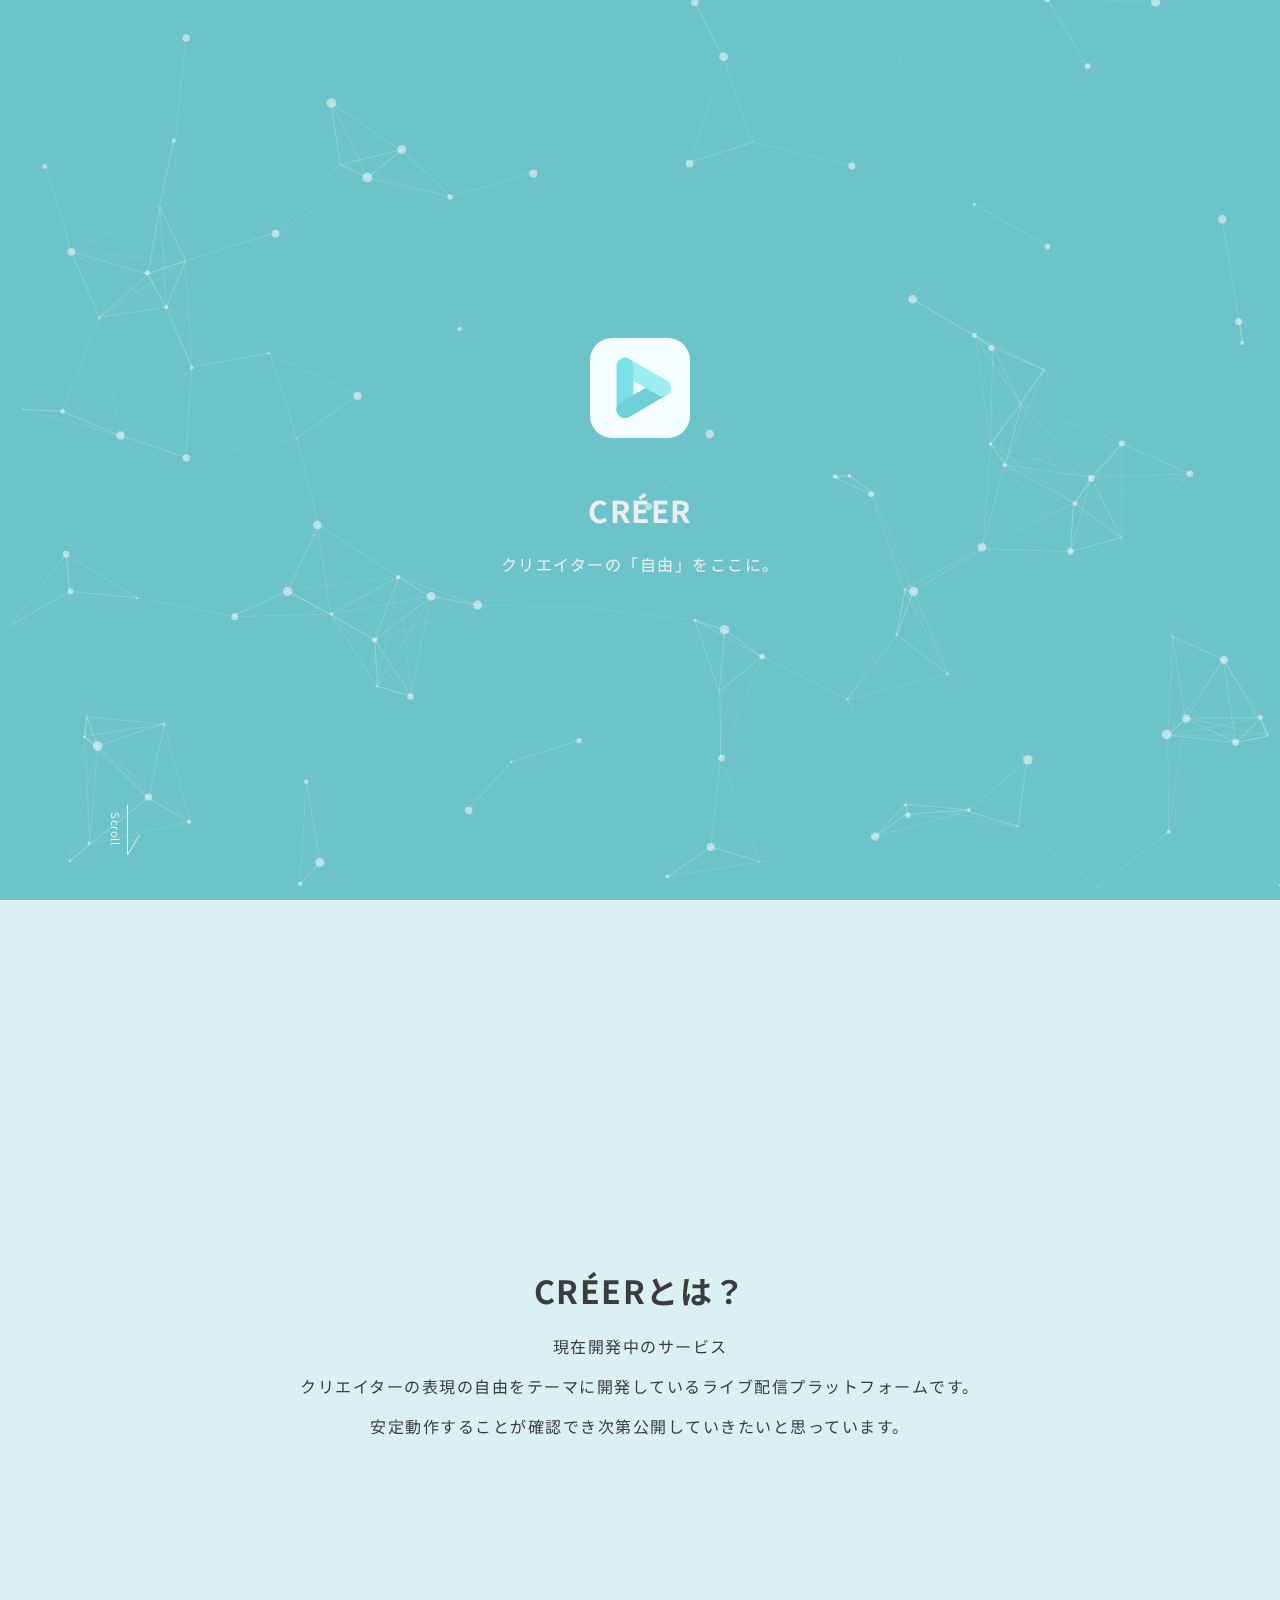
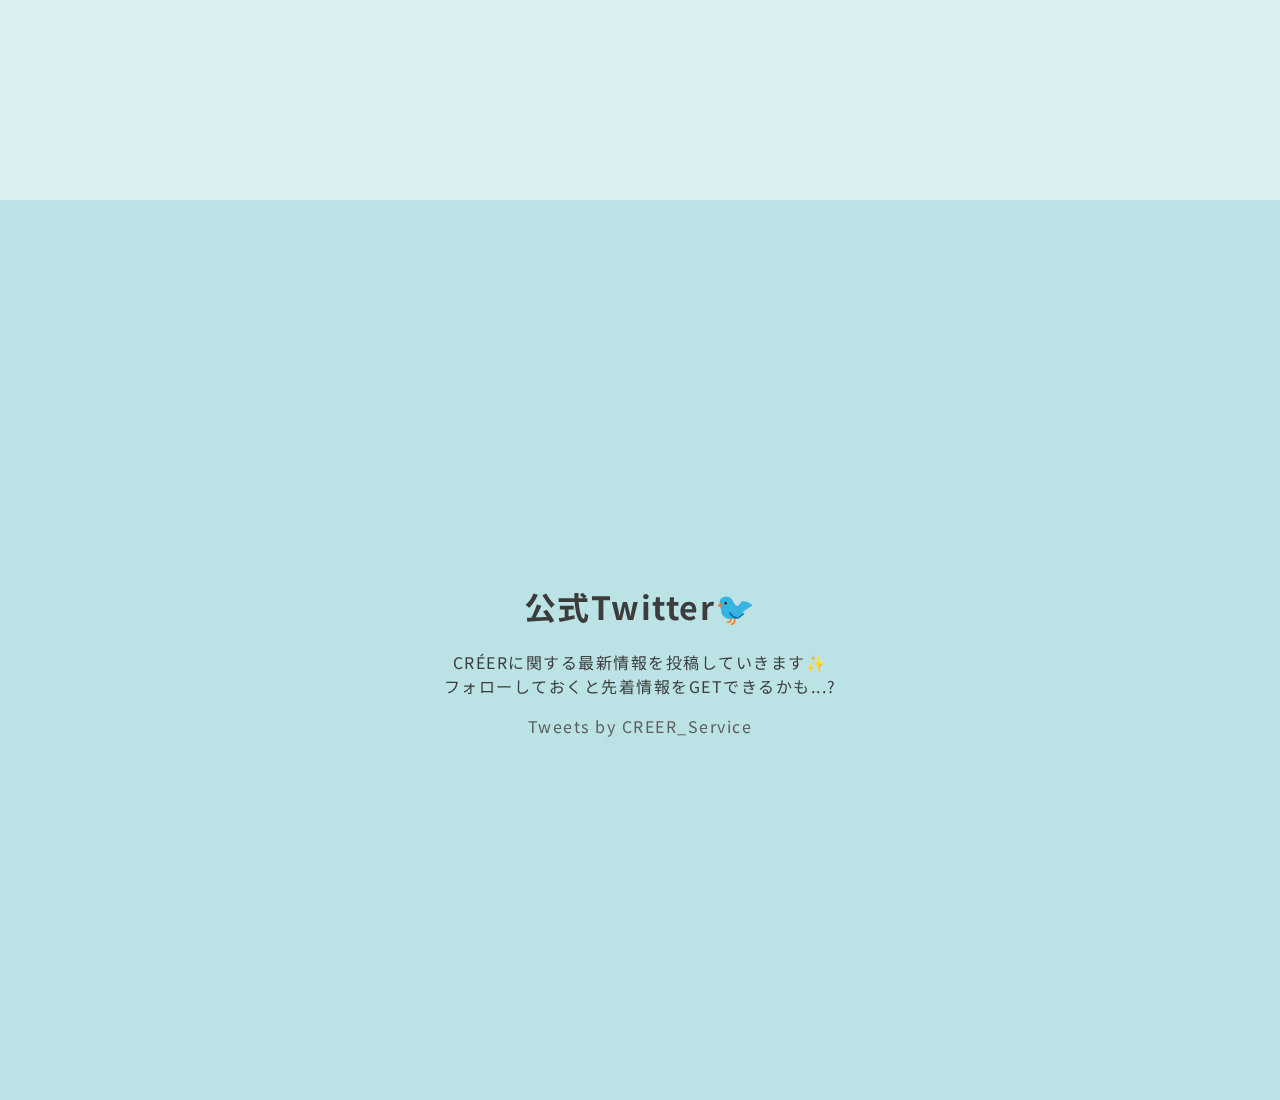
<file: works/creer.html>
<!DOCTYPE html>
<html lang="ja">

<head>
    <meta charset="UTF-8">
    <meta http-equiv="X-UA-Compatible" content="IE=edge">
    <meta name="viewport" content="width=device-width, initial-scale=1.0">
    <title>gamma's Portfolio</title>
    <link href="../style.css" rel="stylesheet">
    <link rel="preconnect" href="https://fonts.googleapis.com">
    <link rel="preconnect" href="https://fonts.gstatic.com" crossorigin>
    <link href="https://fonts.googleapis.com/css2?family=Inter:wght@500&family=Noto+Sans+JP:wght@200&display=swap"
        rel="stylesheet">
    <style>
        body {
            background: #6cc3c9;
        }
    </style>
</head>

<body>
        <div class="main">
            <div class="item">
                <div class="work-apps">
                    <div class="app-item">
                        <img width="100%" src="../images/creer.svg">
                    </div>
                </div>
                <h1 class="gamma">CRÉER</h1>
                <div class="detail">
                    <p>クリエイターの「自由」をここに。</p>
                </div>
            </div>
            <div class="scrolldown4"><span>Scroll</span></div>
        </div>
        <div id="particles-js"></div>
    
        <div class="about">
            <div class="item">
                <h1>CRÉERとは？</h1>
                <p>現在開発中のサービス</p>
                <p><span>クリエイターの</span><span>表現の自由をテーマに</span><span>開発している</span><span>ライブ配信</span><span>プラットフォーム</span><span>です。</span>
                </p>
                <p><span>安定動作することが</span><span>確認でき次第</span><span>公開していきたいと</span>思っています。</p>
            </div>
        </div>
        <div id="particles-js"></div>

        <div class="work">
            <div class="item">
                <h1>公式Twitter🐦</h1>
                <p><span>CRÉERに関する</span><span>最新情報を</span><span>投稿していきます✨</span><br><span>フォローしておくと</span><span>先着情報を</span><span>GETできるかも...?</span>
                </p>
                <div class="twitter">
                    <a class="twitter-timeline" data-height="400" data-theme="light"
                        href="https://twitter.com/CREER_Service?ref_src=twsrc%5Etfw">Tweets by CREER_Service</a>
                    <script async src="https://platform.twitter.com/widgets.js" charset="utf-8"></script>
                </div>
            </div>
        </div>
        <div id="particles-js"></div>
   
    <script type="text/javascript" src="../particles.min.js"></script>
    <script type="text/javascript" src="../app.js"></script>
</body>

</html>
</file>
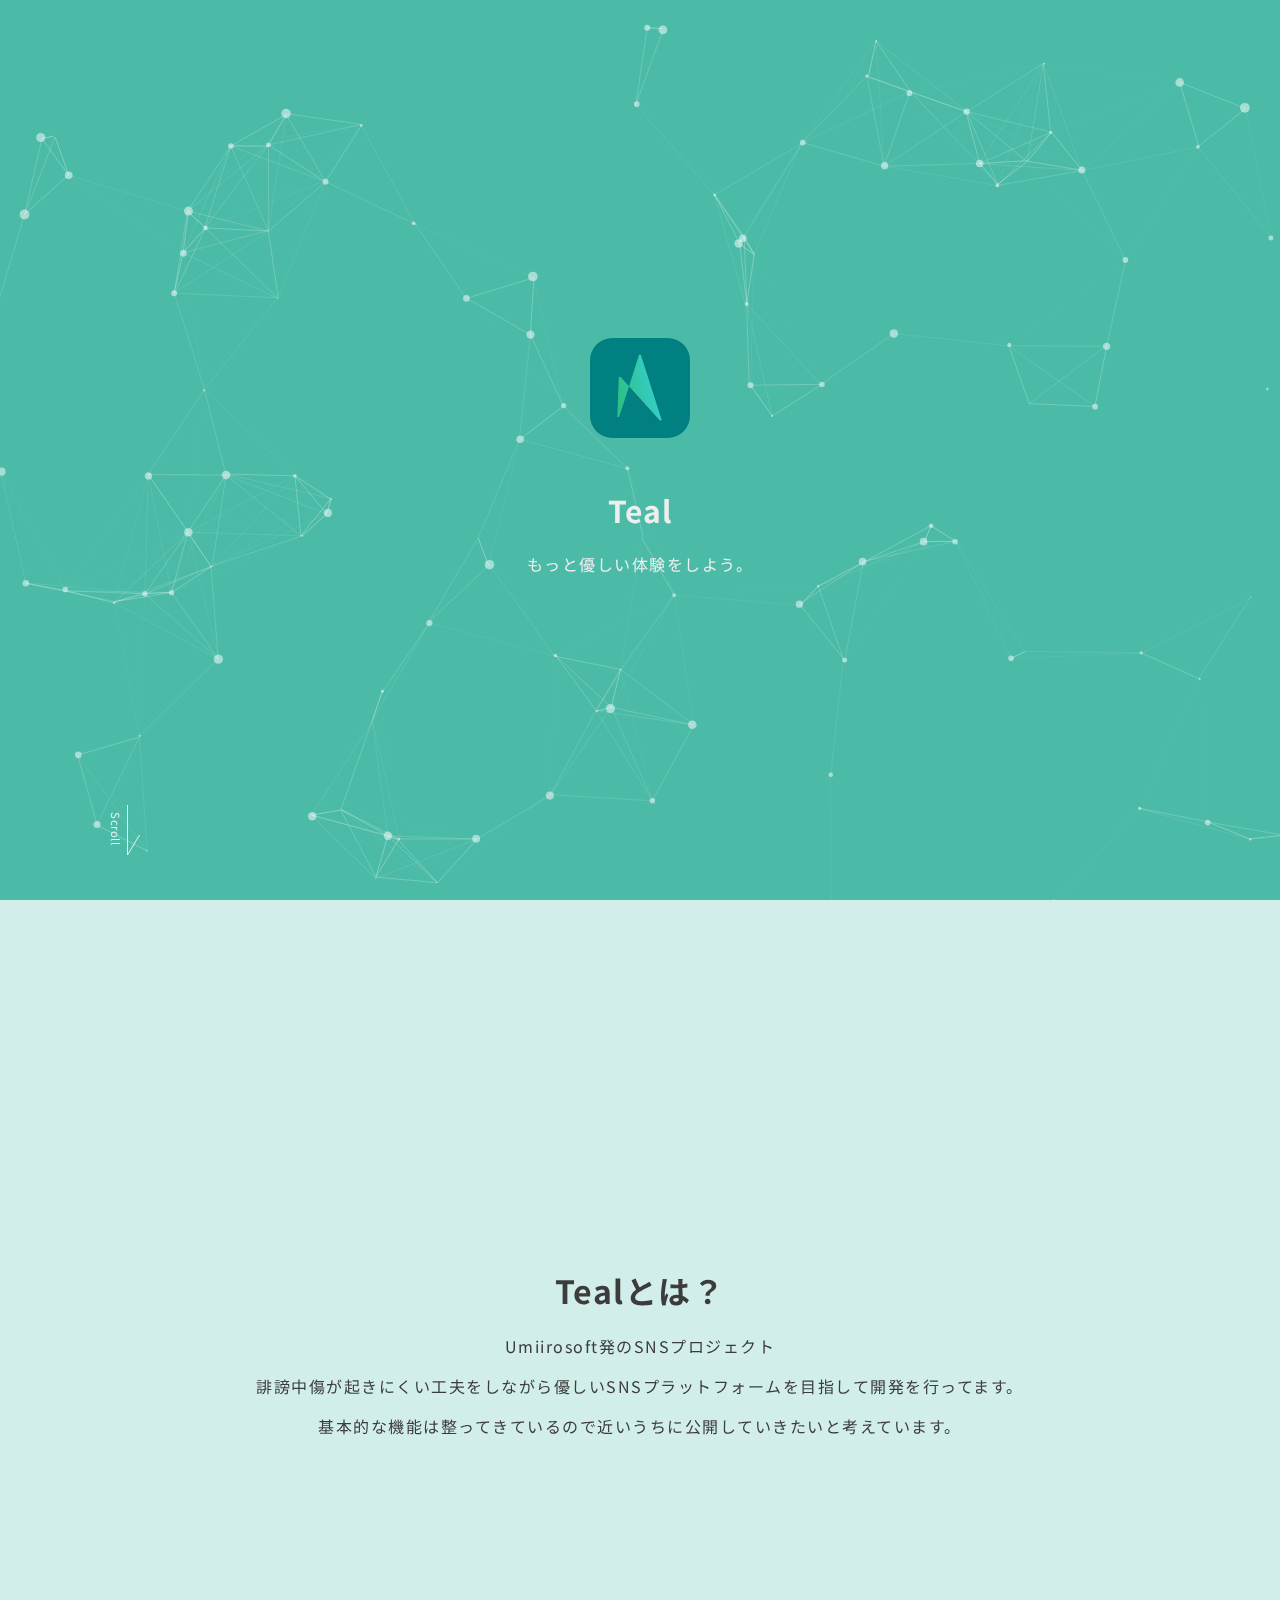
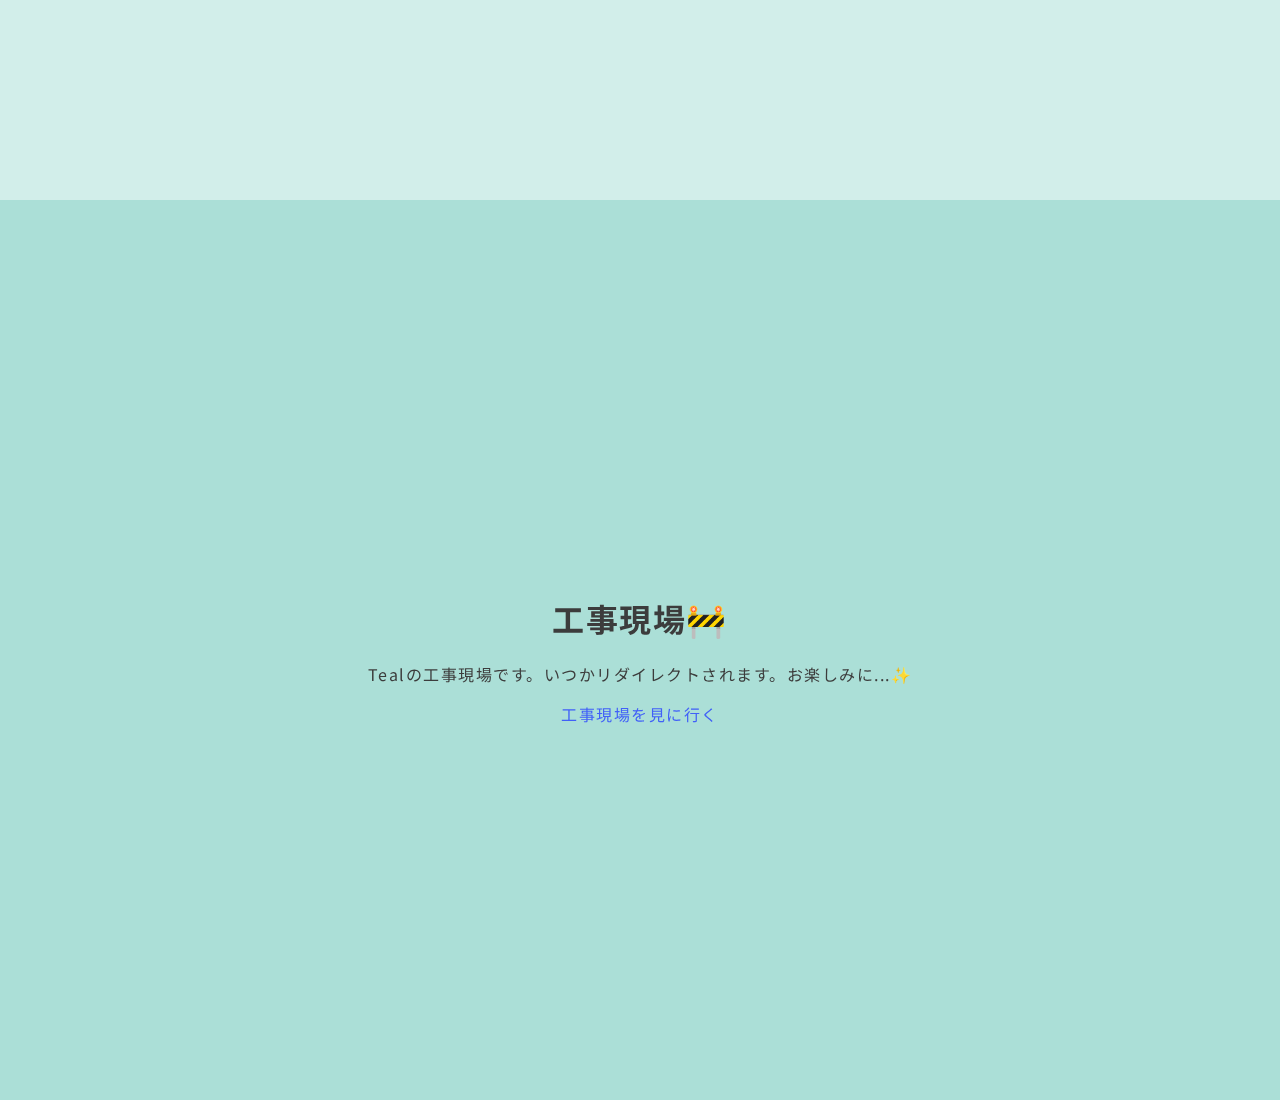
<file: works/teal.html>
<!DOCTYPE html>
<html lang="ja">

<head>
    <meta charset="UTF-8">
    <meta http-equiv="X-UA-Compatible" content="IE=edge">
    <meta name="viewport" content="width=device-width, initial-scale=1.0">
    <title>gamma's Portfolio</title>
    <link href="../style.css" rel="stylesheet">
    <link rel="preconnect" href="https://fonts.googleapis.com">
    <link rel="preconnect" href="https://fonts.gstatic.com" crossorigin>
    <link href="https://fonts.googleapis.com/css2?family=Inter:wght@500&family=Noto+Sans+JP:wght@200&display=swap"
        rel="stylesheet">
    <style>
        body {
            background: #4bbba8;
        }
    </style>
</head>

<body>
        <div class="main">
            <div class="item">
                <div class="work-apps">
                    <div class="app-item">
                        <img width="100%" src="../images/teal.svg">
                    </div>
                </div>
                <h1 class="gamma">Teal</h1>
                <div class="detail">
                    <p>もっと優しい体験をしよう。</p>
                </div>
            </div>
            <div class="scrolldown4"><span>Scroll</span></div>
        </div>
        <div id="particles-js"></div>
    
        <div class="about">
            <div class="item">
                <h1>Tealとは？</h1>
                <p>Umiirosoft発のSNSプロジェクト</p>
                <p><span>誹謗中傷が起きにくい</span><span>工夫をしながら</span><span>優しいSNSプラットフォームを</span><span>目指して開発を行ってます。</span></p>
                <p><span>基本的な機能は整ってきているので</span><span>近いうちに</span><span>公開していきたいと</span><span>考えています。</span></p>
            </div>
        </div>
        <div id="particles-js"></div>
    
        <div class="work">
            <div class="item">
                <h1>工事現場🚧</h1>
                <p><span>Tealの工事現場です。</span><span>いつかリダイレクトされます。</span><span>お楽しみに...✨</span></p>
                <a class="link" href="https://umiirosoftteal.github.io">工事現場を見に行く</a>
            </div>
        </div>
        <div id="particles-js"></div>
   
    <script type="text/javascript" src="../particles.min.js"></script>
    <script type="text/javascript" src="../app.js"></script>
</body>

</html>
</file>
<file: style.css>
body,
html {
    margin: 0%;
    padding: 0%;
    width: 100vw;
    height: 100vh;
    font-family: 'Inter', sans-serif;
    font-family: 'Noto Sans JP', sans-serif;
}

#particles-js {
    margin: 0%;
    padding: 0%;
    width: 100vw;
    height: 100vh;
    position: relative;
    z-index: 0;
}

.main {
    width: 100vw;
    height: 100vh;
    position: absolute;
    z-index: 1;
    display: flex;
    flex-direction: column;
    justify-content: center;
    align-items: center;
}

.about {
    width: 100vw;
    height: 100vh;
    position: absolute;
    z-index: 2;
    background: #ffffffc0;
    display: flex;
    flex-direction: column;
    justify-content: center;
    align-items: center;
}

.work {
    width: 100vw;
    height: 100vh;
    position: absolute;
    z-index: 2;
    background: #ffffff89;
    display: flex;
    flex-direction: column;
    justify-content: center;
    align-items: center;
}

.work-apps {
    display: flex;
    flex-wrap: wrap;
    justify-content: center;
}

.app-item {
    width: 100px;
    height: 100px;
    margin: 30px;
}

.appicon {
    filter: drop-shadow(0px 2px 2px #70707099);
    transition: 1s;
}

.appicon:hover {
    transition: 1s;
    filter: drop-shadow(0px 8px 8px #43434399);
}

.item {
    letter-spacing: 1.5px;
    text-align: center;
    /* background: rgba(255, 255, 255, 0.477); */
    color: rgb(60, 60, 60);
    /* box-shadow: rgba(149, 149, 149, 0.311) 0px 3px 4px 2px; */
    padding: 40px;
    padding-left: 50px;
    padding-right: 50px;
    margin: 15px;
    border-radius: 30px;
}

.gamma {
    text-align: center;
    font-size: 30px;
    color: #eeeeee;
}

span {
    display: inline-block;
}

.detail {
    text-align: center;
    color: #eeeeee;
}

.imgs {
    border-radius: 100%;
    box-shadow: rgba(195, 195, 195, 0.635) 0px 1px 1px 1px;
}


.scrolldown4 {
    position: absolute;
    bottom: 5%;
    left: 10%;
    animation: arrowmove 2s ease-in-out infinite;
}


/*Scrollテキストの描写*/
.scrolldown4 span {
    position: absolute;
    left: -20px;
    bottom: 10px;
    color: #eeeeee;
    font-size: 0.7rem;
    letter-spacing: 0.05em;
    -ms-writing-mode: tb-rl;
    -webkit-writing-mode: vertical-rl;
    writing-mode: vertical-rl;
}

/* 矢印の描写 */
.scrolldown4:before {
    content: "";
    position: absolute;
    bottom: 0;
    right: -6px;
    width: 1px;
    height: 20px;
    background: #eeeeee;
    transform: skewX(-31deg);
}

.scrolldown4:after {
    content: "";
    position: absolute;
    bottom: 0;
    right: 0;
    width: 1px;
    height: 50px;
    background: #eeeeee;
}

@keyframes arrowmove {
    0% {
        bottom: 5%;
    }

    50% {
        bottom: 8%;
    }

    100% {
        bottom: 5%;
    }
}





/* 矢印2 */
.scrolldown5 {
    position: absolute;
    bottom: 5%;
    left: 10%;
    animation: arrowmove 2s ease-in-out infinite;
}

/*Scrollテキストの描写*/
.scrolldown5 span {
    position: absolute;
    left: -20px;
    bottom: 10px;
    color: #383838;
    font-size: 0.7rem;
    letter-spacing: 0.05em;
    -ms-writing-mode: tb-rl;
    -webkit-writing-mode: vertical-rl;
    writing-mode: vertical-rl;
}

/* 矢印の描写2 */
.scrolldown5:before {
    content: "";
    position: absolute;
    bottom: 0;
    right: -6px;
    width: 1px;
    height: 20px;
    background: #383838;
    transform: skewX(-31deg);
}

.scrolldown5:after {
    content: "";
    position: absolute;
    bottom: 0;
    right: 0;
    width: 1px;
    height: 50px;
    background: #383838;
}

.workstext {
    color: #fff;
}


a {
    text-decoration: none;
    color: #5e5e5e;
}

.twitter {
    max-width: 100%;
}

.link {
    color: rgb(65, 96, 248);
}
</file>
